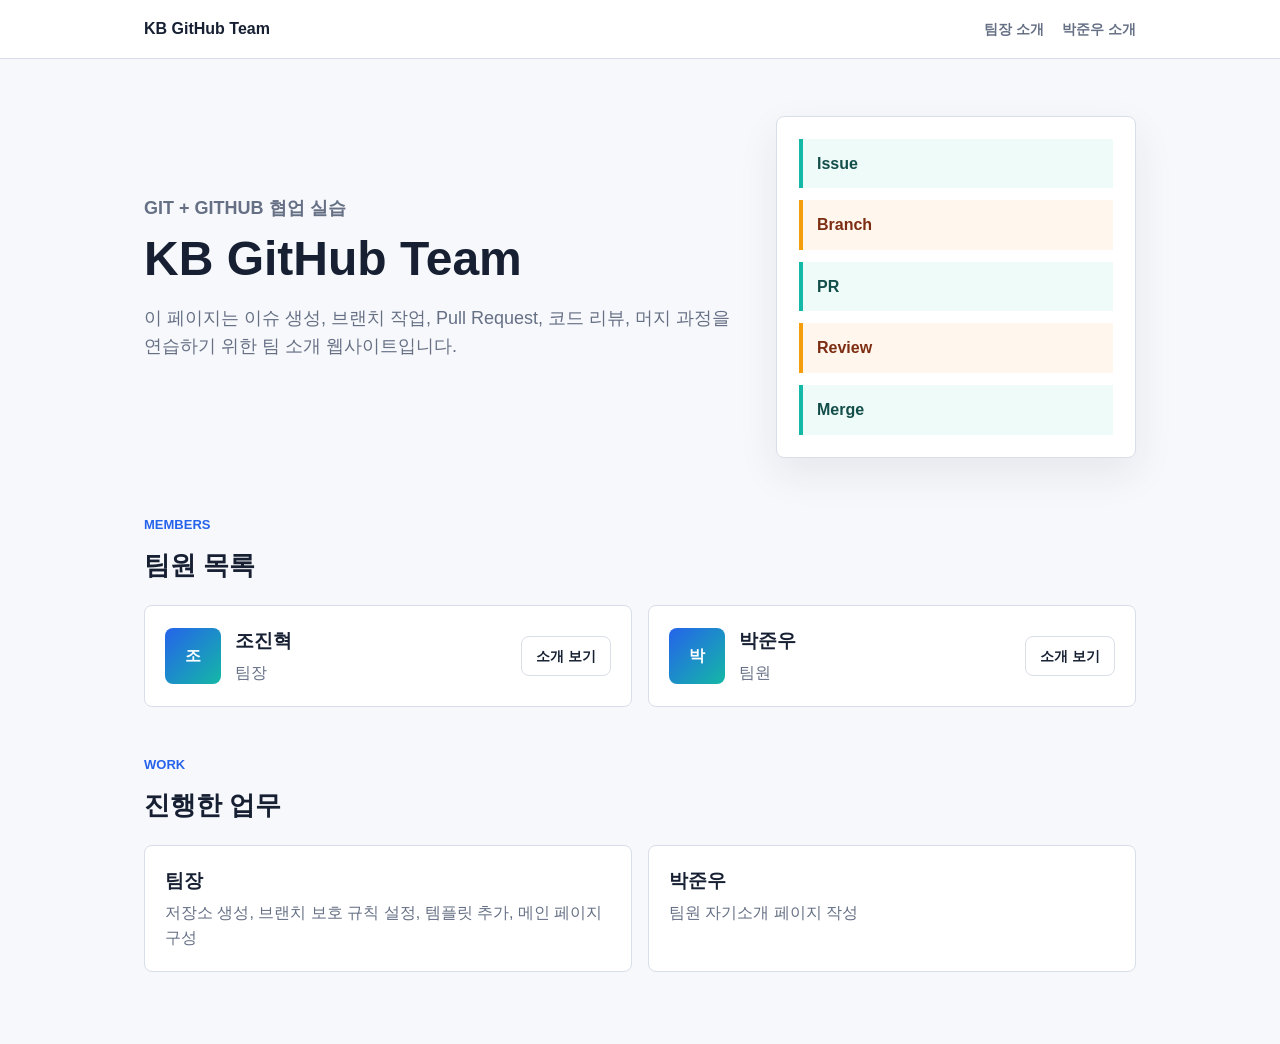
<file: index.html>
<!doctype html>
<html lang="ko">
  <head>
    <meta charset="UTF-8" />
    <meta name="viewport" content="width=device-width, initial-scale=1.0" />
    <title>KB GitHub Team</title>
    <link rel="stylesheet" href="./styles.css" />
  </head>
  <body>
    <header class="site-header">
      <nav class="nav" aria-label="Main navigation">
        <a class="brand" href="./index.html">KB GitHub Team</a>
        <div class="nav-links">
          <a href="./pages/leader.html">팀장 소개</a>
          <a href="./pages/junwoo.html">박준우 소개</a>
        </div>
      </nav>
    </header>

    <main>
      <section class="hero">
        <div class="hero-copy">
          <p class="eyebrow">Git + GitHub 협업 실습</p>
          <h1>KB GitHub Team</h1>
          <p>
            이 페이지는 이슈 생성, 브랜치 작업, Pull Request, 코드 리뷰,
            머지 과정을 연습하기 위한 팀 소개 웹사이트입니다.
          </p>
        </div>
        <div class="hero-panel" aria-label="Team workflow">
          <span>Issue</span>
          <span>Branch</span>
          <span>PR</span>
          <span>Review</span>
          <span>Merge</span>
        </div>
      </section>

      <section class="section">
        <div class="section-heading">
          <p class="eyebrow">Members</p>
          <h2>팀원 목록</h2>
        </div>

        <div class="member-grid">
          <article class="member-card">
            <div class="avatar">조</div>
            <div>
              <h3>조진혁</h3>
              <p>팀장</p>
            </div>
            <a class="button" href="./pages/leader.html">소개 보기</a>
          </article>

          <article class="member-card">
            <div class="avatar">박</div>
            <div>
              <h3>박준우</h3>
              <p>팀원</p>
            </div>
            <a class="button" href="./pages/junwoo.html">소개 보기</a>
          </article>
        </div>
      </section>

      <section class="section">
        <div class="section-heading">
          <p class="eyebrow">Work</p>
          <h2>진행한 업무</h2>
        </div>

        <div class="work-list">
          <article>
            <h3>팀장</h3>
            <p>저장소 생성, 브랜치 보호 규칙 설정, 템플릿 추가, 메인 페이지 구성</p>
          </article>
          <article>
            <h3>박준우</h3>
            <p>팀원 자기소개 페이지 작성</p>
          </article>
        </div>
      </section>
    </main>
  </body>
</html>
</file>
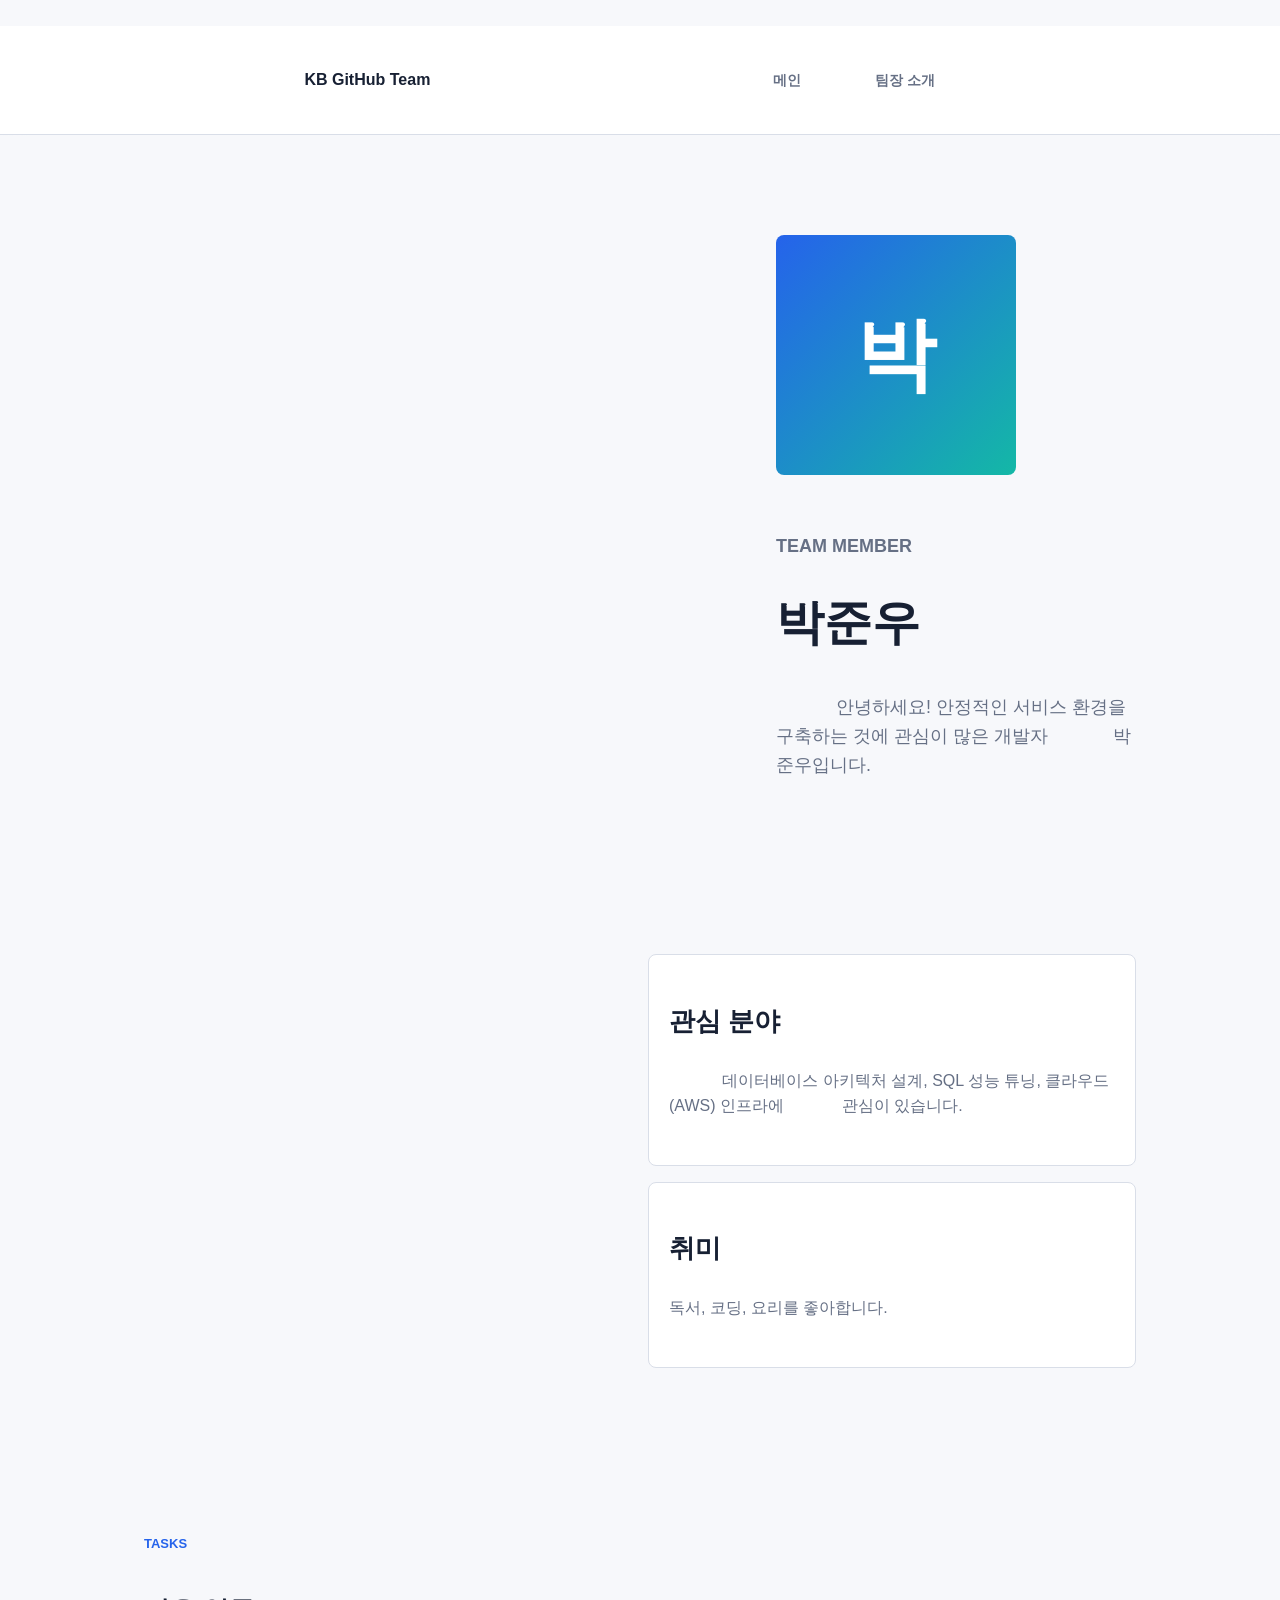
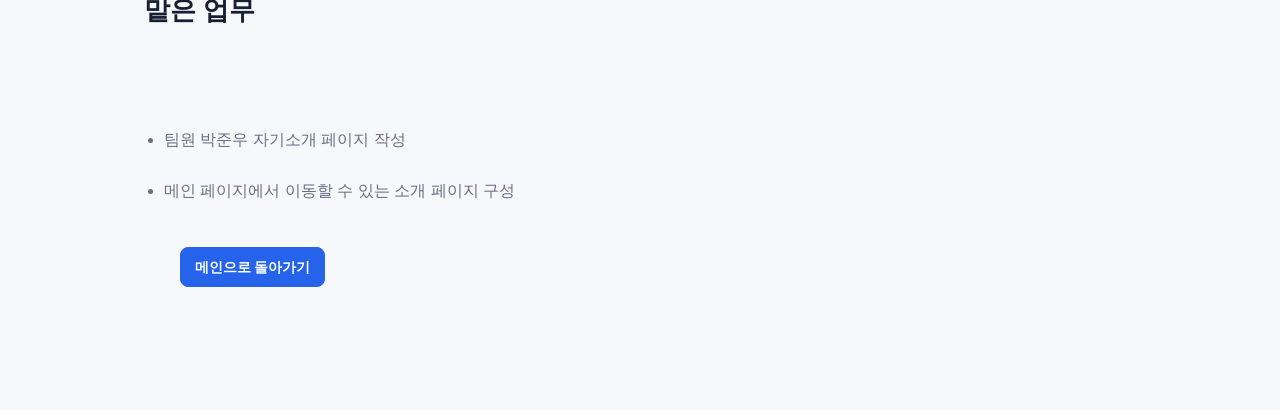
<file: junwoo.html>
<!doctype html>
<html lang="ko">
  <head>
    <meta charset="UTF-8" />
    <meta name="viewport" content="width=device-width, initial-scale=1.0" />
    <title>박준우 자기소개</title>
    <link rel="stylesheet" href="../styles.css" />
  </head>
  <body>
    <header class="site-header">
      <nav class="nav" aria-label="Main navigation">
        <a class="brand" href="../index.html">KB GitHub Team</a>
        <div class="nav-links">
          <a href="../index.html">메인</a>
          <a href="./leader.html">팀장 소개</a>
        </div>
      </nav>
    </header>

    <main>
      <section class="profile-hero">
        <div class="profile-photo">박</div>
        <div>
          <p class="eyebrow">Team Member</p>
          <h1>박준우</h1>
          <p>
            안녕하세요! 안정적인 서비스 환경을 구축하는 것에 관심이 많은 개발자
            박준우입니다.
          </p>
        </div>
      </section>

      <section class="section two-column">
        <article>
          <h2>관심 분야</h2>
          <p>
            데이터베이스 아키텍처 설계, SQL 성능 튜닝, 클라우드(AWS) 인프라에
            관심이 있습니다.
          </p>
        </article>
        <article>
          <h2>취미</h2>
          <p>독서, 코딩, 요리를 좋아합니다.</p>
        </article>
      </section>

      <section class="section">
        <div class="section-heading">
          <p class="eyebrow">Tasks</p>
          <h2>맡은 업무</h2>
        </div>
        <ul class="task-list">
          <li>팀원 박준우 자기소개 페이지 작성</li>
          <li>메인 페이지에서 이동할 수 있는 소개 페이지 구성</li>
        </ul>
        <a class="button primary" href="../index.html">메인으로 돌아가기</a>
      </section>
    </main>
  </body>
</html>
</file>
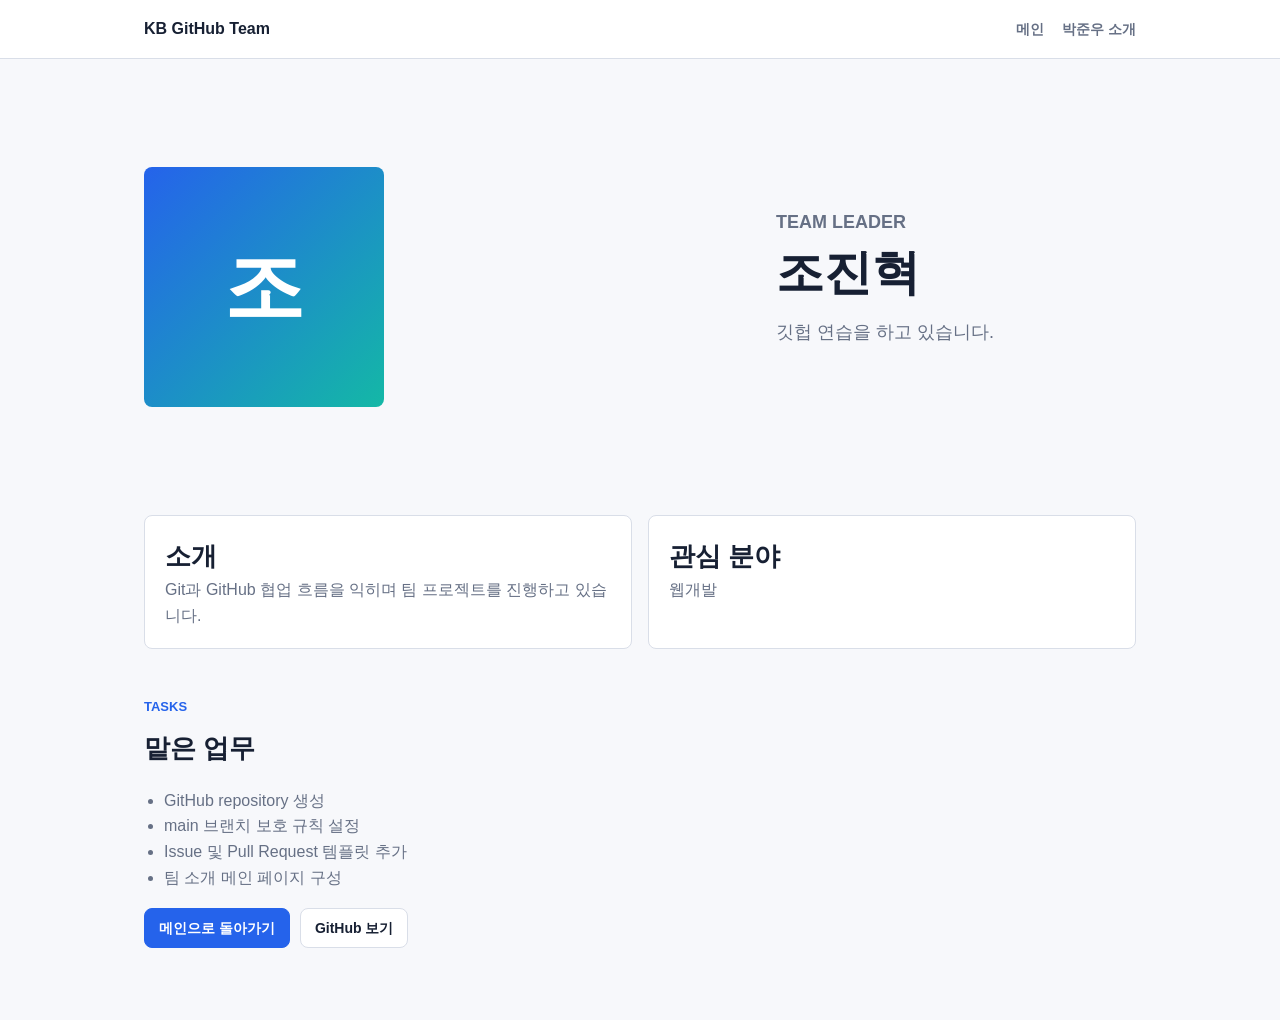
<file: pages/leader.html>
<!doctype html>
<html lang="ko">
  <head>
    <meta charset="UTF-8" />
    <meta name="viewport" content="width=device-width, initial-scale=1.0" />
    <title>팀장 자기소개</title>
    <link rel="stylesheet" href="../styles.css" />
  </head>
  <body>
    <header class="site-header">
      <nav class="nav" aria-label="Main navigation">
        <a class="brand" href="../index.html">KB GitHub Team</a>
        <div class="nav-links">
          <a href="../index.html">메인</a>
          <a href="./junwoo.html">박준우 소개</a>
        </div>
      </nav>
    </header>

    <main>
      <section class="profile-hero">
        <div class="profile-photo">조</div>
        <div>
          <p class="eyebrow">Team Leader</p>
          <h1>조진혁</h1>
          <p>깃헙 연습을 하고 있습니다.</p>
        </div>
      </section>

      <section class="section two-column">
        <article>
          <h2>소개</h2>
          <p>
            Git과 GitHub 협업 흐름을 익히며 팀 프로젝트를 진행하고 있습니다.
          </p>
        </article>
        <article>
          <h2>관심 분야</h2>
          <p>웹개발</p>
        </article>
      </section>

      <section class="section">
        <div class="section-heading">
          <p class="eyebrow">Tasks</p>
          <h2>맡은 업무</h2>
        </div>
        <ul class="task-list">
          <li>GitHub repository 생성</li>
          <li>main 브랜치 보호 규칙 설정</li>
          <li>Issue 및 Pull Request 템플릿 추가</li>
          <li>팀 소개 메인 페이지 구성</li>
        </ul>
        <div class="button-row">
          <a class="button primary" href="../index.html">메인으로 돌아가기</a>
          <a
            class="button"
            href="https://github.com/wonderfulrosemari?tab=repositories"
            target="_blank"
            rel="noreferrer"
          >
            GitHub 보기
          </a>
        </div>
      </section>
    </main>
  </body>
</html>
</file>
<file: styles.css>
:root {
  --bg: #f7f8fb;
  --surface: #ffffff;
  --text: #172033;
  --muted: #667085;
  --line: #d9dee8;
  --primary: #2563eb;
  --primary-dark: #1d4ed8;
  --accent: #14b8a6;
  --warn: #f59e0b;
}

* {
  box-sizing: border-box;
}

body {
  margin: 0;
  background: var(--bg);
  color: var(--text);
  font-family:
    Inter, Pretendard, -apple-system, BlinkMacSystemFont, "Segoe UI", sans-serif;
  line-height: 1.6;
}

a {
  color: inherit;
  text-decoration: none;
}

.site-header {
  position: sticky;
  top: 0;
  z-index: 10;
  border-bottom: 1px solid var(--line);
  background: rgba(255, 255, 255, 0.94);
  backdrop-filter: blur(12px);
}

.nav {
  display: flex;
  align-items: center;
  justify-content: space-between;
  max-width: 1040px;
  margin: 0 auto;
  padding: 16px 24px;
}

.brand {
  font-weight: 800;
}

.nav-links {
  display: flex;
  gap: 18px;
  color: var(--muted);
  font-size: 14px;
  font-weight: 700;
}

main {
  max-width: 1040px;
  margin: 0 auto;
  padding: 48px 24px 72px;
}

.hero,
.profile-hero {
  display: grid;
  grid-template-columns: minmax(0, 1fr) minmax(260px, 360px);
  gap: 32px;
  align-items: center;
  min-height: 360px;
}

.hero h1,
.profile-hero h1 {
  margin: 0;
  font-size: 48px;
  line-height: 1.1;
  letter-spacing: 0;
}

.hero p,
.profile-hero p {
  max-width: 620px;
  color: var(--muted);
  font-size: 18px;
}

.eyebrow {
  margin: 0 0 10px;
  color: var(--primary);
  font-size: 13px;
  font-weight: 800;
  text-transform: uppercase;
}

.hero-panel {
  display: grid;
  gap: 12px;
  padding: 22px;
  border: 1px solid var(--line);
  border-radius: 8px;
  background: var(--surface);
  box-shadow: 0 16px 40px rgba(23, 32, 51, 0.08);
}

.hero-panel span {
  display: block;
  padding: 12px 14px;
  border-left: 4px solid var(--accent);
  background: #eefbf8;
  color: #134e4a;
  font-weight: 800;
}

.hero-panel span:nth-child(even) {
  border-left-color: var(--warn);
  background: #fff7ed;
  color: #7c2d12;
}

.section {
  margin-top: 48px;
}

.section-heading {
  margin-bottom: 18px;
}

.section-heading h2,
.section h2 {
  margin: 0;
  font-size: 26px;
  letter-spacing: 0;
}

.member-grid,
.work-list,
.two-column {
  display: grid;
  grid-template-columns: repeat(2, minmax(0, 1fr));
  gap: 16px;
}

.member-card,
.work-list article,
.two-column article {
  border: 1px solid var(--line);
  border-radius: 8px;
  background: var(--surface);
  padding: 20px;
}

.member-card {
  display: grid;
  grid-template-columns: 56px minmax(0, 1fr) auto;
  gap: 14px;
  align-items: center;
}

.avatar,
.profile-photo {
  display: grid;
  place-items: center;
  border-radius: 8px;
  background: linear-gradient(135deg, var(--primary), var(--accent));
  color: white;
  font-weight: 900;
}

.avatar {
  width: 56px;
  height: 56px;
}

.profile-photo {
  width: 240px;
  height: 240px;
  font-size: 80px;
}

.member-card h3,
.work-list h3 {
  margin: 0 0 4px;
}

.member-card p,
.work-list p,
.two-column p {
  margin: 0;
  color: var(--muted);
}

.button {
  display: inline-flex;
  align-items: center;
  justify-content: center;
  min-height: 40px;
  padding: 0 14px;
  border: 1px solid var(--line);
  border-radius: 8px;
  background: var(--surface);
  color: var(--text);
  font-size: 14px;
  font-weight: 800;
  white-space: nowrap;
}

.button.primary {
  margin-top: 18px;
  border-color: var(--primary);
  background: var(--primary);
  color: white;
}

.button-row {
  display: flex;
  flex-wrap: wrap;
  gap: 10px;
  margin-top: 18px;
}

.button-row .button.primary {
  margin-top: 0;
}

.button:hover {
  border-color: var(--primary);
  color: var(--primary-dark);
}

.button.primary:hover {
  color: white;
  background: var(--primary-dark);
}

.task-list {
  margin: 0;
  padding-left: 20px;
  color: var(--muted);
}

@media (max-width: 760px) {
  .nav,
  .member-card {
    align-items: flex-start;
    flex-direction: column;
  }

  .nav {
    gap: 10px;
  }

  .hero,
  .profile-hero,
  .member-grid,
  .work-list,
  .two-column {
    grid-template-columns: 1fr;
  }

  .hero h1,
  .profile-hero h1 {
    font-size: 36px;
  }

  .profile-photo {
    width: 160px;
    height: 160px;
    font-size: 56px;
  }

  .member-card {
    display: flex;
  }
}
</file>
